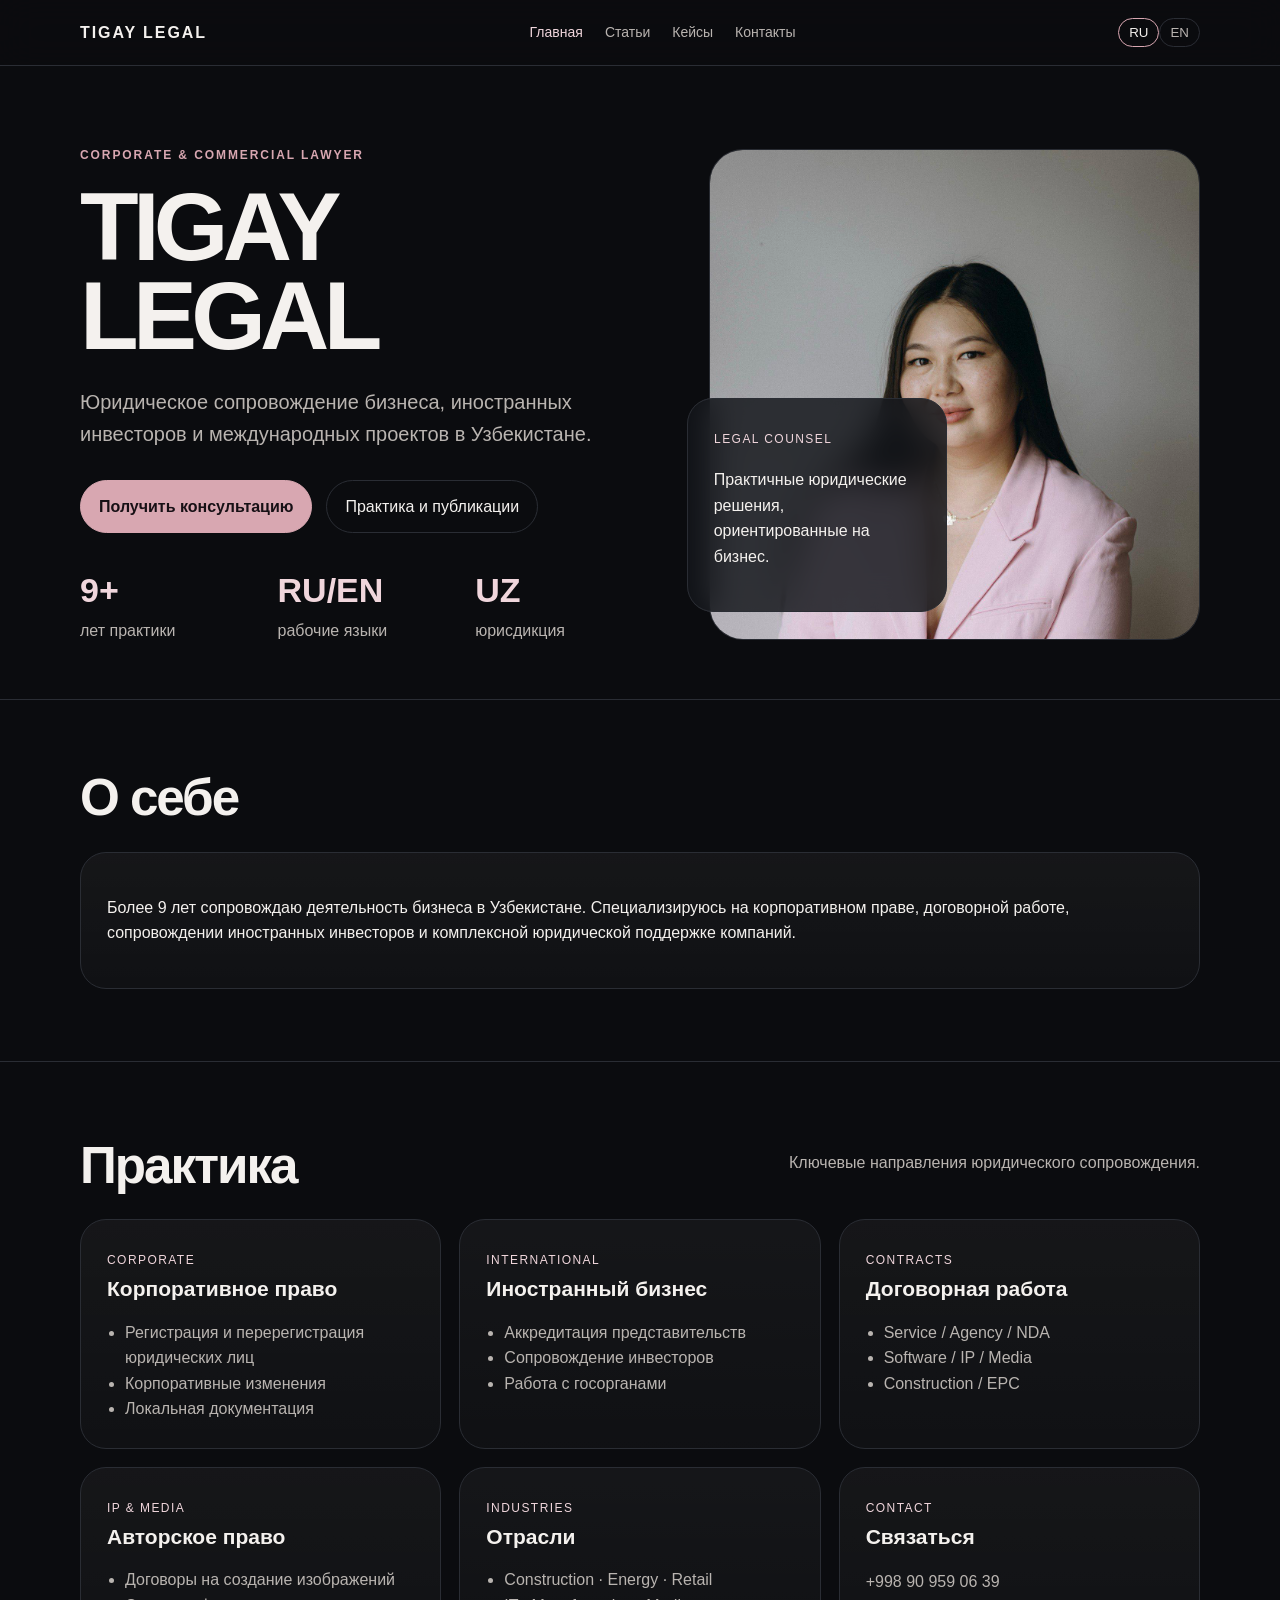
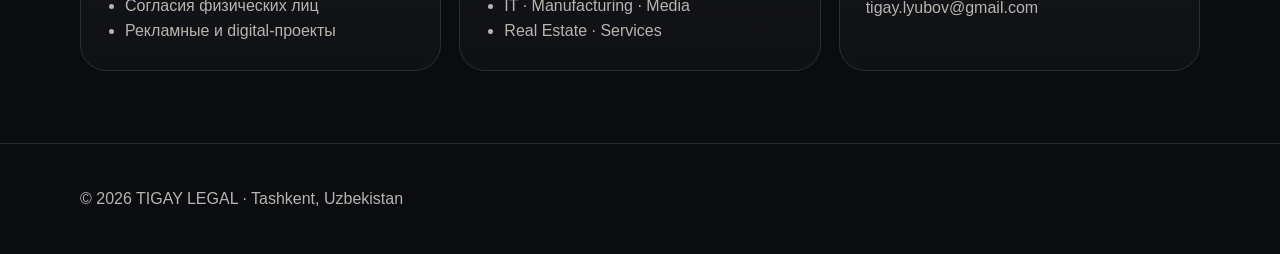
<file: index.html>
<!doctype html><html lang="ru" data-lang="ru"><head><meta charset="utf-8"><meta name="viewport" content="width=device-width,initial-scale=1"><title>TIGAY LEGAL | Lyubov Tigay</title><link rel="stylesheet" href="style.css"></head><body>
<header class="nav"><div class="container nav-inner"><a class="brand" href="index.html">TIGAY LEGAL</a><nav class="menu"><a class="active" href="index.html"><span class="ru">Главная</span><span class="en">Home</span></a><a href="articles.html"><span class="ru">Статьи</span><span class="en">Articles</span></a><a href="cases.html"><span class="ru">Кейсы</span><span class="en">Cases</span></a><a href="contacts.html"><span class="ru">Контакты</span><span class="en">Contacts</span></a></nav><div class="lang"><button data-set-lang="ru">RU</button><button data-set-lang="en">EN</button></div><button class="mobile-toggle">Menu</button></div></header>
<main>
<section class="hero"><div class="container hero-grid"><div><div class="eyebrow">Corporate & Commercial Lawyer</div><h1 class="h1">TIGAY<br>LEGAL</h1><p class="lead ru">Юридическое сопровождение бизнеса, иностранных инвесторов и международных проектов в Узбекистане.</p><p class="lead en">Legal support for businesses, foreign investors and international projects in Uzbekistan.</p><div class="actions"><a class="btn primary" href="contacts.html"><span class="ru">Получить консультацию</span><span class="en">Request consultation</span></a><a class="btn" href="articles.html"><span class="ru">Практика и публикации</span><span class="en">Practice & publications</span></a></div><div class="stats"><div class="stat"><strong>9+</strong><br><span class="ru muted">лет практики</span><span class="en muted">years of practice</span></div><div class="stat"><strong>RU/EN</strong><br><span class="ru muted">рабочие языки</span><span class="en muted">working languages</span></div><div class="stat"><strong>UZ</strong><br><span class="ru muted">юрисдикция</span><span class="en muted">jurisdiction</span></div></div></div><div class="portrait-wrap"><img class="portrait" src="assets/lyubov-tigay.jpg" alt="Lyubov Tigay"><div class="card floating"><span class="tag">Legal Counsel</span><p class="ru">Практичные юридические решения, ориентированные на бизнес.</p><p class="en">Practical legal solutions focused on business needs.</p></div></div></div></section>
<section class="section"><div class="container"><div class="section-head"><h2><span class="ru">О себе</span><span class="en">About</span></h2></div><div class="card"><p class="ru">Более 9 лет сопровождаю деятельность бизнеса в Узбекистане. Специализируюсь на корпоративном праве, договорной работе, сопровождении иностранных инвесторов и комплексной юридической поддержке компаний.</p><p class="en">I have been supporting business operations in Uzbekistan for more than 9 years, with a focus on corporate law, contract work, foreign investor support and comprehensive legal assistance for companies.</p></div></div></section>
<section class="section practice"><div class="container"><div class="section-head"><h2><span class="ru">Практика</span><span class="en">Practice Areas</span></h2><p class="muted ru">Ключевые направления юридического сопровождения.</p><p class="muted en">Key areas of legal support.</p></div><div class="grid"><div class="card"><span class="tag">Corporate</span><h3 class="ru">Корпоративное право</h3><h3 class="en">Corporate Law</h3><ul><li class="ru">Регистрация и перерегистрация юридических лиц</li><li class="en">Registration and re-registration of legal entities</li><li class="ru">Корпоративные изменения</li><li class="en">Corporate changes</li><li class="ru">Локальная документация</li><li class="en">Internal documentation</li></ul></div><div class="card"><span class="tag">International</span><h3 class="ru">Иностранный бизнес</h3><h3 class="en">Foreign Business</h3><ul><li class="ru">Аккредитация представительств</li><li class="en">Accreditation of representative offices</li><li class="ru">Сопровождение инвесторов</li><li class="en">Investor support</li><li class="ru">Работа с госорганами</li><li class="en">Government relations</li></ul></div><div class="card"><span class="tag">Contracts</span><h3 class="ru">Договорная работа</h3><h3 class="en">Commercial Contracts</h3><ul><li>Service / Agency / NDA</li><li>Software / IP / Media</li><li>Construction / EPC</li></ul></div><div class="card"><span class="tag">IP & Media</span><h3 class="ru">Авторское право</h3><h3 class="en">Copyright & IP</h3><ul><li class="ru">Договоры на создание изображений</li><li class="en">Image creation agreements</li><li class="ru">Согласия физических лиц</li><li class="en">Individual consents</li><li class="ru">Рекламные и digital-проекты</li><li class="en">Advertising and digital projects</li></ul></div><div class="card"><span class="tag">Industries</span><h3 class="ru">Отрасли</h3><h3 class="en">Industries</h3><ul><li>Construction · Energy · Retail</li><li>IT · Manufacturing · Media</li><li>Real Estate · Services</li></ul></div><div class="card"><span class="tag">Contact</span><h3 class="ru">Связаться</h3><h3 class="en">Get in touch</h3><p class="muted">+998 90 959 06 39<br>tigay.lyubov@gmail.com</p></div></div></div></section>
</main><footer class="footer"><div class="container">© 2026 TIGAY LEGAL · Tashkent, Uzbekistan</div></footer><script src="script.js"></script></body></html>
</file>
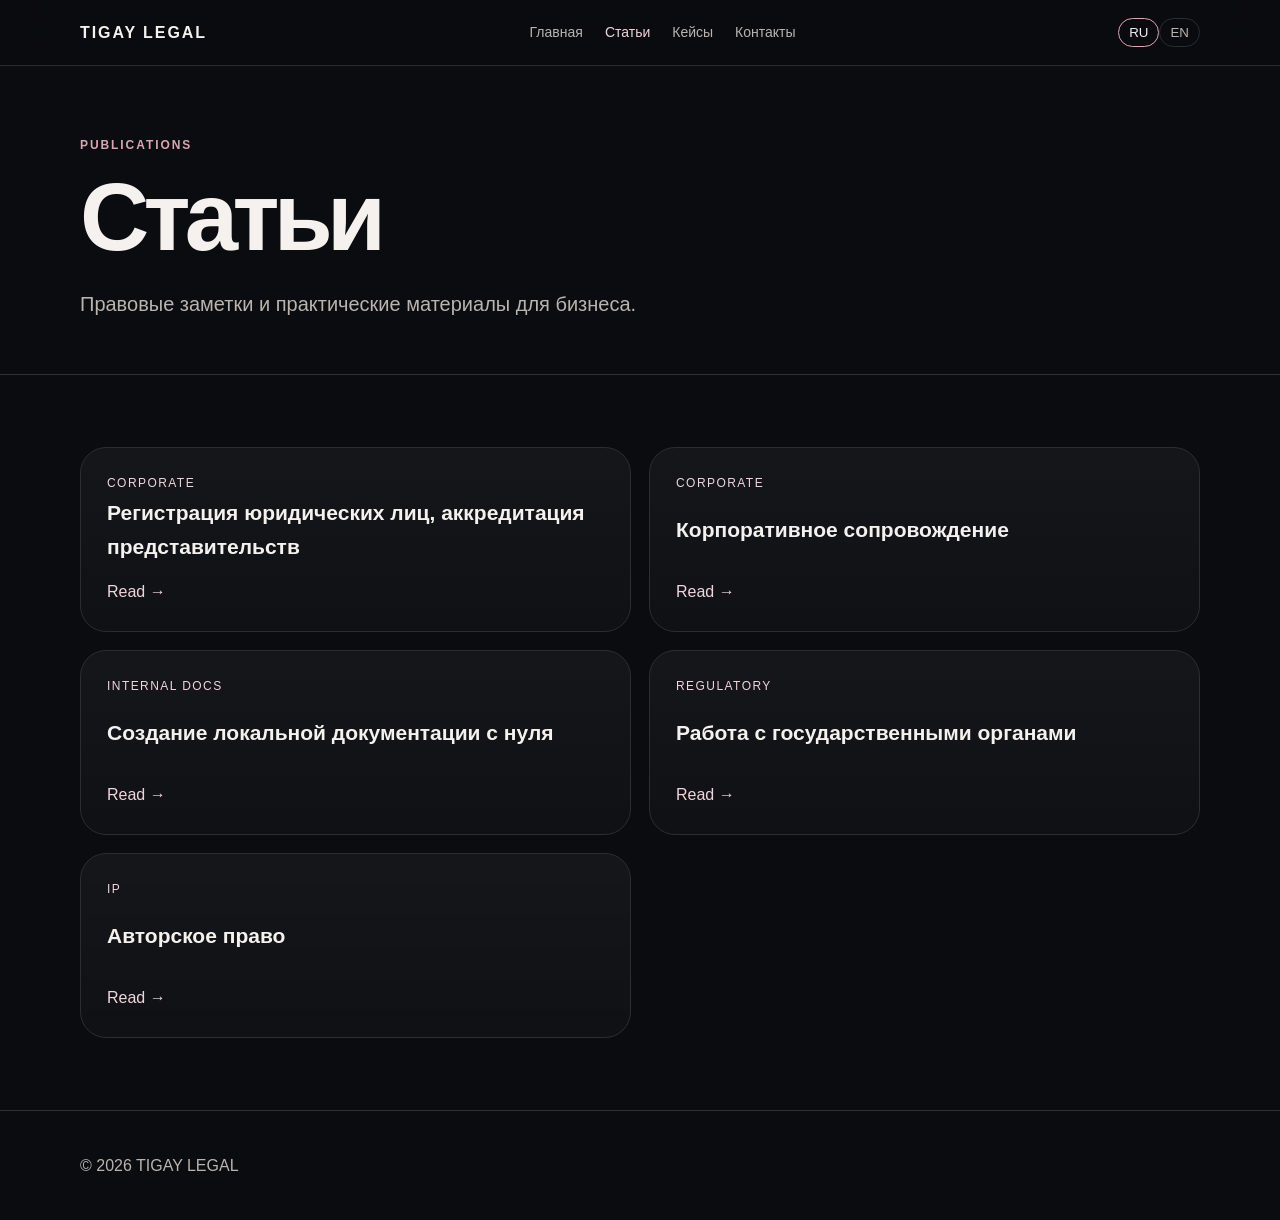
<file: articles.html>
<!doctype html><html lang="ru" data-lang="ru"><head><meta charset="utf-8"><meta name="viewport" content="width=device-width,initial-scale=1"><title>Articles | TIGAY LEGAL</title><link rel="stylesheet" href="style.css"></head><body><header class="nav"><div class="container nav-inner"><a class="brand" href="index.html">TIGAY LEGAL</a><nav class="menu"><a href="index.html"><span class="ru">Главная</span><span class="en">Home</span></a><a class="active" href="articles.html"><span class="ru">Статьи</span><span class="en">Articles</span></a><a href="cases.html"><span class="ru">Кейсы</span><span class="en">Cases</span></a><a href="contacts.html"><span class="ru">Контакты</span><span class="en">Contacts</span></a></nav><div class="lang"><button data-set-lang="ru">RU</button><button data-set-lang="en">EN</button></div><button class="mobile-toggle">Menu</button></div></header><main><section class="page-hero"><div class="container"><div class="eyebrow">Publications</div><h1 class="h1"><span class="ru">Статьи</span><span class="en">Articles</span></h1><p class="lead ru">Правовые заметки и практические материалы для бизнеса.</p><p class="lead en">Legal notes and practical materials for business.</p></div></section><section class="section"><div class="container grid two">
<div class="card article-card"><span class="tag">Corporate</span><h3 class="ru">Регистрация юридических лиц, аккредитация представительств</h3><h3 class="en">Registration of Legal Entities and Accreditation of Representative Offices</h3><a href="#">Read →</a></div>
<div class="card article-card"><span class="tag">Corporate</span><h3 class="ru">Корпоративное сопровождение</h3><h3 class="en">Corporate Legal Support</h3><a href="#">Read →</a></div>
<div class="card article-card"><span class="tag">Internal Docs</span><h3 class="ru">Создание локальной документации с нуля</h3><h3 class="en">Drafting Internal Corporate Documentation from Scratch</h3><a href="#">Read →</a></div>
<div class="card article-card"><span class="tag">Regulatory</span><h3 class="ru">Работа с государственными органами</h3><h3 class="en">Working with Government Authorities</h3><a href="#">Read →</a></div>
<div class="card article-card"><span class="tag">IP</span><h3 class="ru">Авторское право</h3><h3 class="en">Copyright and Intellectual Property</h3><a href="#">Read →</a></div>
</div></section></main><footer class="footer"><div class="container">© 2026 TIGAY LEGAL</div></footer><script src="script.js"></script></body></html>
</file>
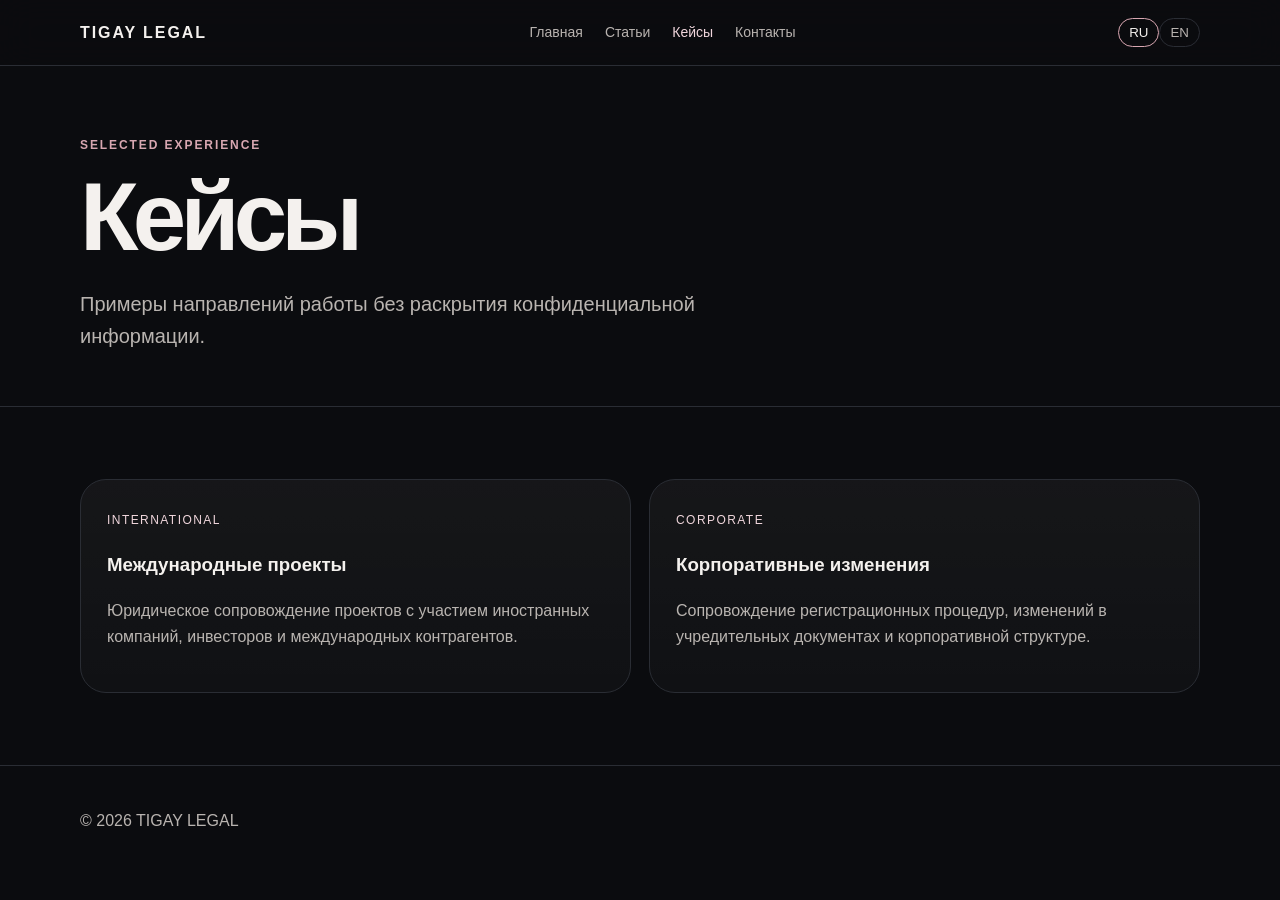
<file: cases.html>
<!doctype html><html lang="ru" data-lang="ru"><head><meta charset="utf-8"><meta name="viewport" content="width=device-width,initial-scale=1"><title>Cases | TIGAY LEGAL</title><link rel="stylesheet" href="style.css"></head><body><header class="nav"><div class="container nav-inner"><a class="brand" href="index.html">TIGAY LEGAL</a><nav class="menu"><a href="index.html"><span class="ru">Главная</span><span class="en">Home</span></a><a href="articles.html"><span class="ru">Статьи</span><span class="en">Articles</span></a><a class="active" href="cases.html"><span class="ru">Кейсы</span><span class="en">Cases</span></a><a href="contacts.html"><span class="ru">Контакты</span><span class="en">Contacts</span></a></nav><div class="lang"><button data-set-lang="ru">RU</button><button data-set-lang="en">EN</button></div><button class="mobile-toggle">Menu</button></div></header><main><section class="page-hero"><div class="container"><div class="eyebrow">Selected Experience</div><h1 class="h1"><span class="ru">Кейсы</span><span class="en">Cases</span></h1><p class="lead ru">Примеры направлений работы без раскрытия конфиденциальной информации.</p><p class="lead en">Selected work areas without disclosure of confidential information.</p></div></section><section class="section"><div class="container grid two"><div class="card"><span class="tag">International</span><h3 class="ru">Международные проекты</h3><h3 class="en">International Projects</h3><p class="muted ru">Юридическое сопровождение проектов с участием иностранных компаний, инвесторов и международных контрагентов.</p><p class="muted en">Legal support for projects involving foreign companies, investors and international counterparties.</p></div><div class="card"><span class="tag">Corporate</span><h3 class="ru">Корпоративные изменения</h3><h3 class="en">Corporate Changes</h3><p class="muted ru">Сопровождение регистрационных процедур, изменений в учредительных документах и корпоративной структуре.</p><p class="muted en">Support with registration procedures, changes to charter documents and corporate structure.</p></div></div></section></main><footer class="footer"><div class="container">© 2026 TIGAY LEGAL</div></footer><script src="script.js"></script></body></html>
</file>
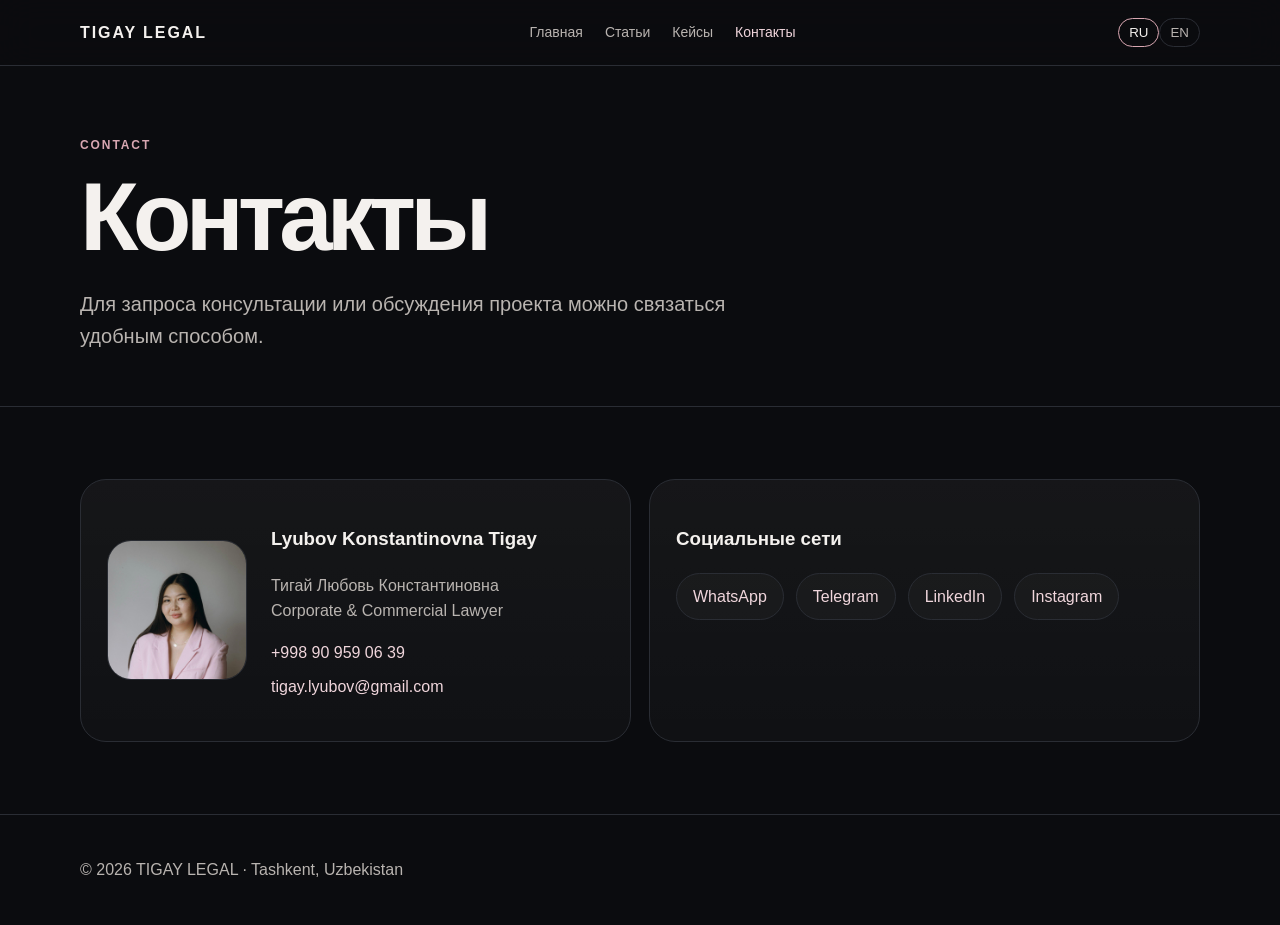
<file: contacts.html>
<!doctype html>
<html lang="ru" data-lang="ru">
<head>
  <meta charset="utf-8">
  <meta name="viewport" content="width=device-width,initial-scale=1">
  <title>Contacts | TIGAY LEGAL</title>
  <link rel="stylesheet" href="style.css">
</head>
<body>
<header class="nav"><div class="container nav-inner"><a class="brand" href="index.html">TIGAY LEGAL</a><nav class="menu"><a href="index.html"><span class="ru">Главная</span><span class="en">Home</span></a><a href="articles.html"><span class="ru">Статьи</span><span class="en">Articles</span></a><a href="cases.html"><span class="ru">Кейсы</span><span class="en">Cases</span></a><a class="active" href="contacts.html"><span class="ru">Контакты</span><span class="en">Contacts</span></a></nav><div class="lang"><button data-set-lang="ru">RU</button><button data-set-lang="en">EN</button></div><button class="mobile-toggle">Menu</button></div></header>
<main>
  <section class="page-hero"><div class="container"><div class="eyebrow">Contact</div><h1 class="h1"><span class="ru">Контакты</span><span class="en">Contacts</span></h1><p class="lead ru">Для запроса консультации или обсуждения проекта можно связаться удобным способом.</p><p class="lead en">For consultation requests or project discussions, please use any convenient contact method.</p></div></section>
  <section class="section"><div class="container contact-grid">
    <div class="card contact-card">
      <img class="contact-photo" src="assets/lyubov-tigay.jpg" alt="Lyubov Tigay">
      <div>
        <h3>Lyubov Konstantinovna Tigay</h3>
        <p class="muted">Тигай Любовь Константиновна<br>Corporate & Commercial Lawyer</p>
        <p class="contact-links"><a href="tel:+998909590639">+998 90 959 06 39</a><a href="mailto:tigay.lyubov@gmail.com">tigay.lyubov@gmail.com</a></p>
      </div>
    </div>
    <div class="card">
      <h3 class="ru">Социальные сети</h3><h3 class="en">Social media</h3>
      <div class="socials"><a href="https://wa.me/998909590639" target="_blank" rel="noopener">WhatsApp</a><a href="https://t.me/koherally" target="_blank" rel="noopener">Telegram</a><a href="https://www.linkedin.com/in/lyubov-tigay-8476106b/" target="_blank" rel="noopener">LinkedIn</a><a href="https://www.instagram.com/koherally/" target="_blank" rel="noopener">Instagram</a></div>
    </div>
  </div></section>
</main>
<footer class="footer"><div class="container">© 2026 TIGAY LEGAL · Tashkent, Uzbekistan</div></footer><script src="script.js"></script>
</body></html>
</file>
<file: style.css>
:root{
  --bg:#0b0c0f;--panel:#121419;--text:#f4f1ee;--muted:#b9b4b0;--line:#2a2d34;--accent:#d8a7b1;--accent2:#f0d6dc;
}
*{box-sizing:border-box} html{scroll-behavior:smooth} body{margin:0;font-family:Inter,Arial,sans-serif;background:var(--bg);color:var(--text);line-height:1.6} a{color:inherit;text-decoration:none}.container{width:min(1120px,92%);margin:auto}.nav{position:sticky;top:0;z-index:10;background:rgba(11,12,15,.82);backdrop-filter:blur(18px);border-bottom:1px solid var(--line)}.nav-inner{display:flex;align-items:center;justify-content:space-between;padding:18px 0}.brand{font-weight:800;letter-spacing:.12em}.menu{display:flex;gap:22px;align-items:center}.menu a{color:var(--muted);font-size:14px}.menu a:hover,.menu a.active{color:var(--accent2)}.lang button{background:transparent;border:1px solid var(--line);color:var(--muted);padding:6px 10px;border-radius:999px;cursor:pointer}.lang button.active{border-color:var(--accent);color:var(--text)}.hero{padding:80px 0 56px}.hero-grid{display:grid;grid-template-columns:1.08fr .92fr;gap:52px;align-items:center}.eyebrow{color:var(--accent);letter-spacing:.16em;text-transform:uppercase;font-size:12px;font-weight:700}.h1{font-size:clamp(44px,8vw,96px);line-height:.92;margin:18px 0 26px;letter-spacing:-.06em}.lead{font-size:20px;color:var(--muted);max-width:680px}.actions{display:flex;gap:14px;flex-wrap:wrap;margin-top:30px}.btn{padding:13px 18px;border-radius:999px;border:1px solid var(--line);display:inline-flex;gap:8px;align-items:center}.btn.primary{background:var(--accent);border-color:var(--accent);color:#171015;font-weight:700}.portrait-wrap{position:relative}.portrait{width:100%;border-radius:34px;border:1px solid var(--line);display:block;filter:saturate(.95) contrast(1.02)}.card{background:linear-gradient(180deg,rgba(255,255,255,.045),rgba(255,255,255,.018));border:1px solid var(--line);border-radius:26px;padding:26px}.floating{position:absolute;left:-22px;bottom:28px;max-width:260px;background:rgba(18,20,25,.82);backdrop-filter:blur(16px)}.stats{display:grid;grid-template-columns:repeat(3,1fr);gap:16px;margin-top:30px}.stat strong{font-size:34px;color:var(--accent2)}.section{padding:72px 0;border-top:1px solid var(--line)}.section-head{display:flex;justify-content:space-between;gap:20px;align-items:end;margin-bottom:28px}.section h2{font-size:clamp(30px,4vw,54px);line-height:1;margin:0;letter-spacing:-.04em}.muted{color:var(--muted)}.grid{display:grid;grid-template-columns:repeat(3,1fr);gap:18px}.grid.two{grid-template-columns:repeat(2,1fr)}.practice .card h3,.article-card h3{margin:0 0 12px;font-size:21px}.practice ul{padding-left:18px;margin:14px 0 0;color:var(--muted)}.tag{display:inline-block;color:var(--accent2);font-size:12px;text-transform:uppercase;letter-spacing:.12em}.footer{padding:42px 0;color:var(--muted);border-top:1px solid var(--line)}.contact-grid{display:grid;grid-template-columns:1fr 1fr;gap:18px}.socials{display:flex;flex-wrap:wrap;gap:12px}.socials a{border:1px solid var(--line);border-radius:999px;padding:10px 14px;color:var(--muted)}.socials a:hover{border-color:var(--accent);color:var(--text)}[data-lang="en"] .ru,[data-lang="ru"] .en{display:none!important}.mobile-toggle{display:none}.page-hero{padding:70px 0 34px}.article-card{min-height:185px;display:flex;flex-direction:column;justify-content:space-between}.article-card a{color:var(--accent2)}
@media(max-width:860px){.hero-grid,.contact-grid,.grid,.grid.two{grid-template-columns:1fr}.floating{position:static;margin-top:16px}.menu{display:none;position:absolute;left:0;right:0;top:66px;background:#0b0c0f;border-bottom:1px solid var(--line);padding:20px 4%;flex-direction:column;align-items:flex-start}.menu.open{display:flex}.mobile-toggle{display:block;background:transparent;color:var(--text);border:1px solid var(--line);border-radius:999px;padding:8px 12px}.stats{grid-template-columns:1fr}.hero{padding-top:48px}.portrait-wrap{max-width:460px}.section-head{display:block}.lang{margin-left:auto;margin-right:8px}}

/* Contact page polish */
.contact-card{display:grid;grid-template-columns:140px 1fr;gap:24px;align-items:center}
.contact-photo{width:140px;height:140px;object-fit:cover;border-radius:24px;border:1px solid var(--line);filter:saturate(.95) contrast(1.02)}
.contact-links{display:flex;flex-direction:column;gap:8px;margin-top:14px}
.contact-links a,.socials a{color:var(--accent2)!important;text-decoration:none!important}
.socials{display:flex!important;flex-wrap:wrap!important;gap:12px!important;margin-top:18px}
.socials a{display:inline-flex;align-items:center;justify-content:center;border:1px solid var(--line);border-radius:999px;padding:10px 16px;background:rgba(255,255,255,.025)}
.socials a:hover{border-color:var(--accent);color:var(--text)!important}
@media(max-width:640px){.contact-card{grid-template-columns:1fr}.contact-photo{width:120px;height:120px}}
</file>
